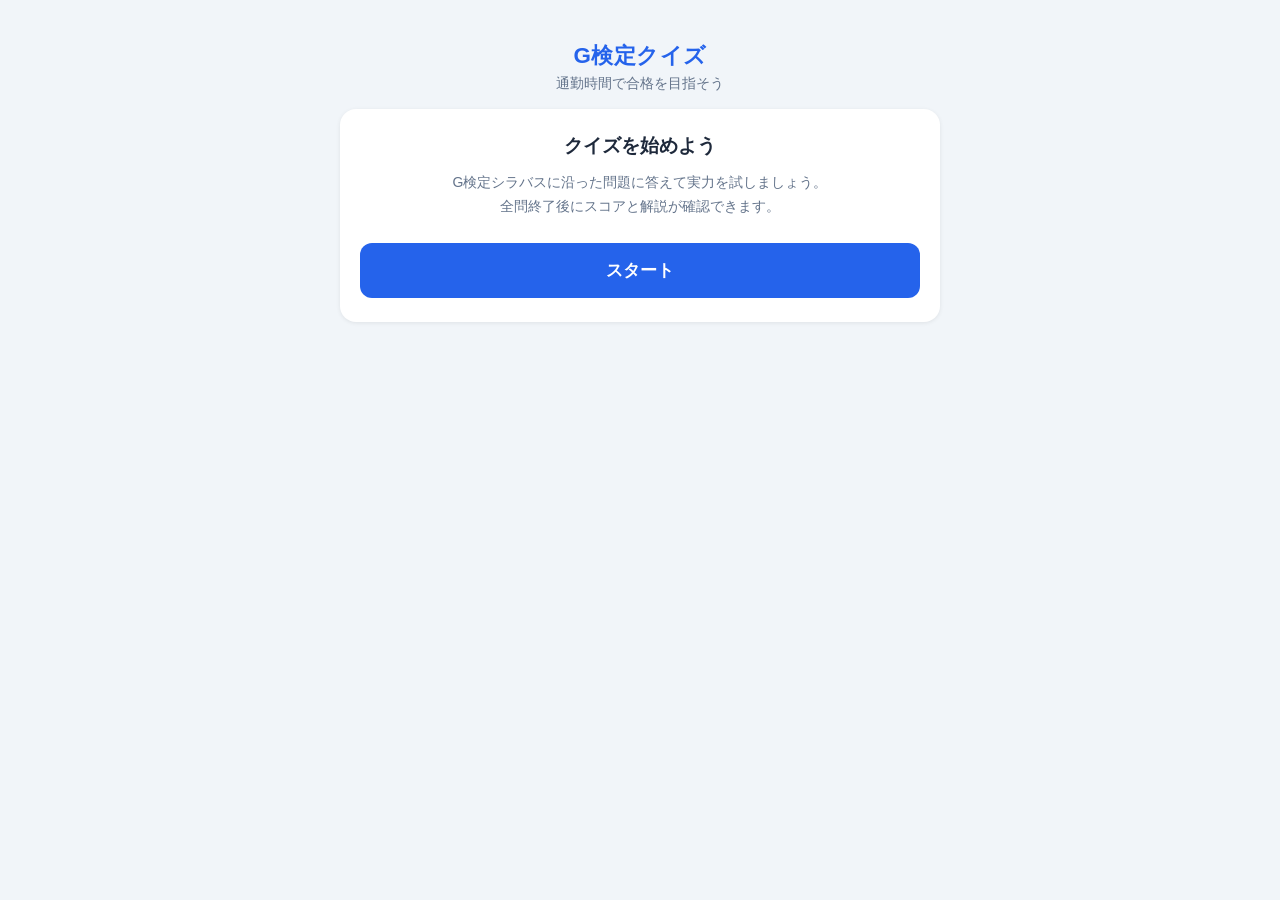
<file: g-kentei-quiz/index.html>
<!DOCTYPE html>
<html lang="ja">
<head>
  <meta charset="UTF-8">
  <meta name="viewport" content="width=device-width, initial-scale=1.0">
  <title>G検定クイズ</title>
  <link rel="stylesheet" href="style.css">
</head>
<body>
  <div id="app">
    <header>
      <h1>G検定クイズ</h1>
      <p>通勤時間で合格を目指そう</p>
    </header>

    <!-- スタート画面 -->
    <div id="start-screen" class="card">
      <h2>クイズを始めよう</h2>
      <p>
        G検定シラバスに沿った問題に答えて実力を試しましょう。<br>
        全問終了後にスコアと解説が確認できます。
      </p>
      <button id="start-btn" onclick="startQuiz()">スタート</button>
    </div>

    <!-- クイズ画面 -->
    <div id="quiz-screen">
      <div id="progress-area">
        <div id="progress-text">
          <span id="progress-current">1 / 10</span>
          <span id="progress-category"></span>
        </div>
        <div id="progress-bar-wrap">
          <div id="progress-bar"></div>
        </div>
      </div>

      <div class="card">
        <div id="category-badge"></div>
        <p id="question-text"></p>
        <div id="choices"></div>

        <div id="explanation-area">
          <p id="result-badge"></p>
          <p id="explanation-text"></p>
        </div>
      </div>

      <button id="next-btn" onclick="nextQuestion()">次の問題へ →</button>
    </div>

    <!-- 結果画面 -->
    <div id="result-screen" class="card">
      <h2>結果発表</h2>
      <div id="score-display"></div>
      <div id="score-label"></div>
      <p id="score-message"></p>
      <button id="retry-btn" onclick="startQuiz()">もう一度チャレンジ</button>
    </div>
  </div>

  <script>
    let questions = [];
    let currentSet = [];
    let currentIndex = 0;
    let score = 0;
    const QUIZ_COUNT = 10;

    async function loadQuestions() {
      const res = await fetch('questions.json');
      questions = await res.json();
    }

    function shuffle(arr) {
      const a = [...arr];
      for (let i = a.length - 1; i > 0; i--) {
        const j = Math.floor(Math.random() * (i + 1));
        [a[i], a[j]] = [a[j], a[i]];
      }
      return a;
    }

    async function startQuiz() {
      if (questions.length === 0) await loadQuestions();
      currentSet = shuffle(questions).slice(0, Math.min(QUIZ_COUNT, questions.length));
      currentIndex = 0;
      score = 0;

      document.getElementById('start-screen').style.display = 'none';
      document.getElementById('result-screen').style.display = 'none';
      document.getElementById('quiz-screen').style.display = 'block';

      showQuestion();
    }

    function showQuestion() {
      const q = currentSet[currentIndex];
      const total = currentSet.length;

      // 進捗
      document.getElementById('progress-current').textContent = `${currentIndex + 1} / ${total}`;
      document.getElementById('progress-category').textContent = q.category;
      document.getElementById('progress-bar').style.width = `${(currentIndex / total) * 100}%`;

      // 問題
      document.getElementById('category-badge').textContent = q.category;
      document.getElementById('question-text').textContent = q.question;

      // 選択肢（シャッフル）
      const indices = shuffle([0, 1, 2, 3]);
      const choicesEl = document.getElementById('choices');
      choicesEl.innerHTML = '';
      indices.forEach(i => {
        const btn = document.createElement('button');
        btn.className = 'choice-btn';
        btn.textContent = q.choices[i];
        btn.dataset.index = i;
        btn.onclick = () => selectAnswer(i, q.answer, q.explanation);
        choicesEl.appendChild(btn);
      });

      // リセット
      document.getElementById('explanation-area').style.display = 'none';
      document.getElementById('next-btn').style.display = 'none';
    }

    function selectAnswer(selected, correct, explanation) {
      const buttons = document.querySelectorAll('.choice-btn');
      buttons.forEach(btn => {
        btn.disabled = true;
        const idx = parseInt(btn.dataset.index);
        if (idx === correct) btn.classList.add('correct');
        else if (idx === selected) btn.classList.add('wrong');
      });

      const isCorrect = selected === correct;
      if (isCorrect) score++;

      const badge = document.getElementById('result-badge');
      badge.textContent = isCorrect ? '⭕ 正解！' : '❌ 不正解';
      badge.className = isCorrect ? 'correct' : 'wrong';

      document.getElementById('explanation-text').textContent = explanation;
      document.getElementById('explanation-area').style.display = 'block';
      document.getElementById('next-btn').style.display = 'block';

      if (currentIndex === currentSet.length - 1) {
        document.getElementById('next-btn').textContent = '結果を見る';
      } else {
        document.getElementById('next-btn').textContent = '次の問題へ →';
      }
    }

    function nextQuestion() {
      currentIndex++;
      if (currentIndex >= currentSet.length) {
        showResult();
      } else {
        showQuestion();
      }
    }

    function showResult() {
      document.getElementById('quiz-screen').style.display = 'none';
      const screen = document.getElementById('result-screen');
      screen.style.display = 'block';

      const total = currentSet.length;
      const pct = Math.round((score / total) * 100);
      document.getElementById('score-display').textContent = `${score} / ${total}`;
      document.getElementById('score-label').textContent = `正解率 ${pct}%`;

      let msg = '';
      if (pct >= 90) msg = '素晴らしい！ほぼ完璧です。本番でも自信を持って臨めます。';
      else if (pct >= 70) msg = 'よくできました！苦手な分野を重点的に復習しましょう。';
      else if (pct >= 50) msg = 'まだ伸びしろがあります。解説を読んで理解を深めましょう。';
      else msg = '基礎から見直してみましょう。繰り返し挑戦することが大切です。';

      document.getElementById('score-message').textContent = msg;
    }
  </script>
</body>
</html>
</file>
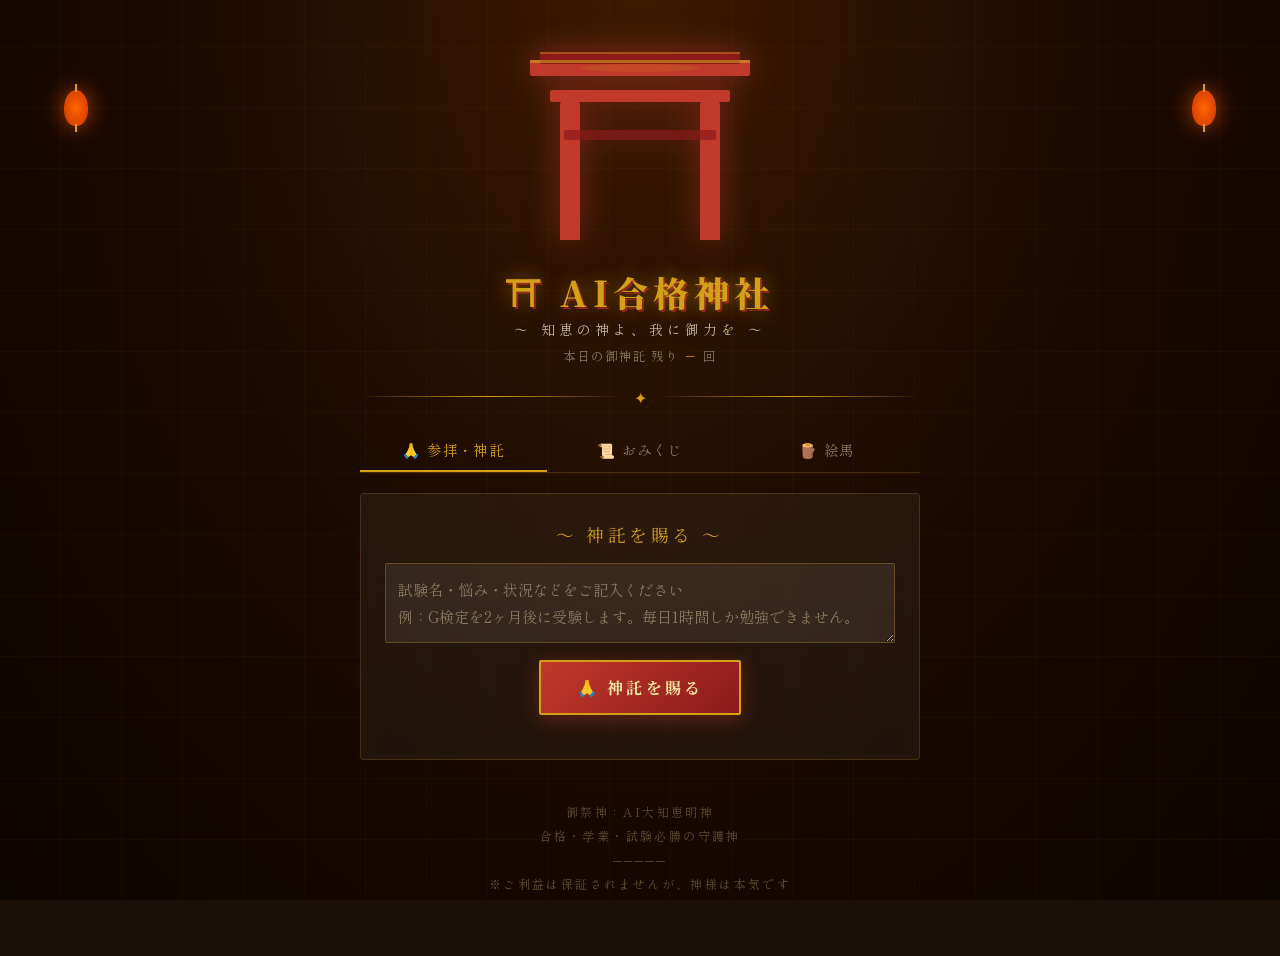
<file: ai-shrine.html>
<!DOCTYPE html>
<html lang="ja">
<head>
<meta charset="UTF-8">
<meta name="viewport" content="width=device-width, initial-scale=1.0">
<title>AI合格神社 〜知恵の神よ、我に御力を〜</title>
<link href="https://fonts.googleapis.com/css2?family=Noto+Serif+JP:wght@400;700;900&family=Shippori+Mincho:wght@400;700&display=swap" rel="stylesheet">
<style>
  :root {
    --vermillion: #c0392b;
    --deep-red: #8b1a1a;
    --gold: #d4a017;
    --pale-gold: #f5e6a3;
    --ink: #1a1008;
    --paper: #fdf6e3;
    --smoke: #f0e8d0;
    --shadow: rgba(26,16,8,0.3);
  }

  * { margin: 0; padding: 0; box-sizing: border-box; }

  body {
    background: var(--ink);
    font-family: 'Shippori Mincho', serif;
    color: var(--ink);
    min-height: 100vh;
    overflow-x: hidden;
  }

  /* 背景 */
  .bg {
    position: fixed; inset: 0; z-index: 0;
    background: 
      radial-gradient(ellipse at 50% 0%, #3d1a00 0%, #1a0a00 50%, #0d0500 100%);
  }

  .bg::before {
    content: '';
    position: absolute; inset: 0;
    background-image: 
      repeating-linear-gradient(0deg, transparent, transparent 60px, rgba(212,160,23,0.03) 60px, rgba(212,160,23,0.03) 61px),
      repeating-linear-gradient(90deg, transparent, transparent 60px, rgba(212,160,23,0.03) 60px, rgba(212,160,23,0.03) 61px);
  }

  /* 提灯アニメ */
  .lantern {
    position: fixed;
    width: 24px; height: 36px;
    background: radial-gradient(ellipse, #ff6600, #cc3300);
    border-radius: 50% 50% 45% 45%;
    box-shadow: 0 0 20px #ff660088, 0 0 40px #ff440044;
    animation: sway 3s ease-in-out infinite;
  }
  .lantern::before {
    content: '';
    position: absolute;
    top: -6px; left: 50%; transform: translateX(-50%);
    width: 2px; height: 8px;
    background: var(--gold);
  }
  .lantern::after {
    content: '';
    position: absolute;
    bottom: -6px; left: 50%; transform: translateX(-50%);
    width: 2px; height: 8px;
    background: var(--gold);
  }
  .lantern-l { top: 10%; left: 5%; animation-delay: 0s; }
  .lantern-r { top: 10%; right: 5%; animation-delay: 1.5s; }
  @keyframes sway {
    0%,100% { transform: rotate(-8deg); }
    50% { transform: rotate(8deg); }
  }

  /* メインコンテナ */
  .shrine {
    position: relative; z-index: 1;
    max-width: 600px;
    margin: 0 auto;
    padding: 40px 20px 60px;
    text-align: center;
  }

  /* 鳥居 */
  .torii {
    margin: 0 auto 24px;
    width: 240px;
    position: relative;
    animation: float 4s ease-in-out infinite;
  }
  @keyframes float {
    0%,100% { transform: translateY(0); }
    50% { transform: translateY(-6px); }
  }
  .torii svg { width: 100%; filter: drop-shadow(0 0 16px #c0392b88); }

  /* タイトル */
  .title-wrap { margin-bottom: 8px; }
  .title-main {
    font-family: 'Noto Serif JP', serif;
    font-weight: 900;
    font-size: 2.2rem;
    color: var(--gold);
    text-shadow: 0 0 20px #d4a01788, 2px 2px 0 var(--deep-red);
    letter-spacing: 0.15em;
    line-height: 1.3;
  }
  .title-sub {
    font-size: 0.85rem;
    color: #c8b89a;
    letter-spacing: 0.3em;
    margin-top: 4px;
  }

  /* 区切り */
  .divider {
    display: flex; align-items: center; gap: 12px;
    margin: 20px 0;
  }
  .divider-line { flex: 1; height: 1px; background: linear-gradient(to right, transparent, var(--gold), transparent); }
  .divider-icon { color: var(--gold); font-size: 1rem; }

  /* 参拝セクション */
  .section {
    background: rgba(253,246,227,0.05);
    border: 1px solid rgba(212,160,23,0.2);
    border-radius: 4px;
    padding: 28px 24px;
    margin-bottom: 20px;
    backdrop-filter: blur(4px);
  }

  .section-title {
    font-family: 'Noto Serif JP', serif;
    font-size: 1.1rem;
    color: var(--gold);
    letter-spacing: 0.2em;
    margin-bottom: 16px;
  }

  /* ボタン */
  .btn {
    display: inline-block;
    padding: 14px 36px;
    background: linear-gradient(135deg, var(--vermillion), var(--deep-red));
    color: var(--pale-gold);
    border: 2px solid var(--gold);
    border-radius: 2px;
    font-family: 'Noto Serif JP', serif;
    font-size: 1rem;
    font-weight: 700;
    letter-spacing: 0.2em;
    cursor: pointer;
    transition: all 0.3s;
    box-shadow: 0 4px 20px rgba(192,57,43,0.4);
    position: relative;
    overflow: hidden;
  }
  .btn::before {
    content: '';
    position: absolute; inset: 0;
    background: linear-gradient(135deg, rgba(255,255,255,0.1), transparent);
    opacity: 0;
    transition: opacity 0.3s;
  }
  .btn:hover { transform: translateY(-2px); box-shadow: 0 8px 30px rgba(192,57,43,0.6); }
  .btn:hover::before { opacity: 1; }
  .btn:active { transform: translateY(0); }
  .btn:disabled { opacity: 0.5; cursor: not-allowed; transform: none; }

  .btn-gold {
    background: linear-gradient(135deg, var(--gold), #b8860b);
    color: var(--ink);
    border-color: var(--pale-gold);
    box-shadow: 0 4px 20px rgba(212,160,23,0.4);
  }
  .btn-gold:hover { box-shadow: 0 8px 30px rgba(212,160,23,0.6); }

  /* 入力 */
  textarea {
    width: 100%;
    background: rgba(253,246,227,0.08);
    border: 1px solid rgba(212,160,23,0.3);
    border-radius: 2px;
    color: var(--paper);
    font-family: 'Shippori Mincho', serif;
    font-size: 0.95rem;
    padding: 12px;
    resize: vertical;
    min-height: 80px;
    margin-bottom: 12px;
    line-height: 1.8;
    outline: none;
    transition: border-color 0.3s;
  }
  textarea:focus { border-color: var(--gold); }
  textarea::placeholder { color: #8a7a60; }

  /* 神託表示 */
  .oracle-box {
    background: rgba(253,246,227,0.07);
    border: 1px solid rgba(212,160,23,0.25);
    border-radius: 2px;
    padding: 20px;
    text-align: left;
    line-height: 2;
    color: var(--smoke);
    font-size: 0.95rem;
    white-space: pre-wrap;
    min-height: 60px;
    display: none;
  }
  .oracle-box.visible { display: block; }

  /* おみくじ */
  .omikuji-result {
    display: none;
    padding: 24px;
    border: 2px solid var(--gold);
    background: rgba(212,160,23,0.08);
    border-radius: 2px;
    position: relative;
  }
  .omikuji-result.visible { display: block; }
  .omikuji-rank {
    font-family: 'Noto Serif JP', serif;
    font-size: 2.4rem;
    font-weight: 900;
    color: var(--gold);
    text-shadow: 0 0 20px #d4a01788;
    margin-bottom: 12px;
  }
  .omikuji-text {
    color: var(--smoke);
    font-size: 0.9rem;
    line-height: 2;
    text-align: left;
    white-space: pre-wrap;
  }

  /* ローディング */
  .loading {
    display: none;
    color: var(--gold);
    font-size: 0.9rem;
    letter-spacing: 0.2em;
    animation: pulse 1.2s ease-in-out infinite;
    padding: 12px;
  }
  .loading.visible { display: block; }
  @keyframes pulse { 0%,100% { opacity: 0.4; } 50% { opacity: 1; } }

  /* 絵馬タブ */
  .tabs {
    display: flex;
    border-bottom: 1px solid rgba(212,160,23,0.2);
    margin-bottom: 20px;
    gap: 0;
  }
  .tab {
    flex: 1;
    padding: 10px;
    background: none;
    border: none;
    color: #8a7a60;
    font-family: 'Shippori Mincho', serif;
    font-size: 0.9rem;
    letter-spacing: 0.1em;
    cursor: pointer;
    transition: all 0.3s;
    border-bottom: 2px solid transparent;
  }
  .tab.active {
    color: var(--gold);
    border-bottom-color: var(--gold);
  }

  .tab-content { display: none; }
  .tab-content.active { display: block; }

  /* 残回数 */
  .counter {
    font-size: 0.78rem;
    color: #8a7a60;
    letter-spacing: 0.15em;
    margin-bottom: 16px;
  }
  .counter span { color: var(--gold); }

  /* 花びらエフェクト */
  .petal {
    position: fixed;
    width: 8px; height: 8px;
    background: rgba(255,200,150,0.6);
    border-radius: 50% 0;
    pointer-events: none;
    animation: fall linear forwards;
    z-index: 999;
  }
  @keyframes fall {
    0% { transform: translateY(-20px) rotate(0deg); opacity: 0.8; }
    100% { transform: translateY(100vh) rotate(720deg); opacity: 0; }
  }

  /* フッター */
  .footer {
    color: #5a4a30;
    font-size: 0.75rem;
    letter-spacing: 0.2em;
    margin-top: 40px;
    line-height: 2;
  }

  /* レスポンシブ */
  @media (max-width: 480px) {
    .title-main { font-size: 1.7rem; }
    .section { padding: 20px 16px; }
  }
</style>
</head>
<body>

<div class="bg"></div>
<div class="lantern lantern-l"></div>
<div class="lantern lantern-r"></div>

<div class="shrine">

  <!-- 鳥居 -->
  <div class="torii">
    <svg viewBox="0 0 240 200" xmlns="http://www.w3.org/2000/svg">
      <!-- 笠木 -->
      <rect x="10" y="20" width="220" height="16" rx="2" fill="#c0392b"/>
      <rect x="20" y="12" width="200" height="12" rx="2" fill="#8b1a1a"/>
      <!-- 島木 -->
      <rect x="30" y="50" width="180" height="12" rx="2" fill="#c0392b"/>
      <!-- 柱 -->
      <rect x="40" y="62" width="20" height="140" rx="2" fill="#c0392b"/>
      <rect x="180" y="62" width="20" height="140" rx="2" fill="#c0392b"/>
      <!-- 貫 -->
      <rect x="44" y="90" width="152" height="10" rx="2" fill="#8b1a1a" opacity="0.7"/>
      <!-- 金装飾 -->
      <rect x="10" y="20" width="220" height="3" fill="#d4a017" opacity="0.6"/>
      <rect x="20" y="12" width="200" height="2" fill="#d4a017" opacity="0.4"/>
      <!-- 輝き -->
      <ellipse cx="120" cy="28" rx="60" ry="4" fill="rgba(212,160,23,0.15)"/>
    </svg>
  </div>

  <!-- タイトル -->
  <div class="title-wrap">
    <div class="title-main">⛩ AI合格神社</div>
    <div class="title-sub">〜 知恵の神よ、我に御力を 〜</div>
  </div>

  <div class="counter">本日の御神託 残り <span id="remaining">－</span> 回</div>

  <div class="divider">
    <div class="divider-line"></div>
    <div class="divider-icon">✦</div>
    <div class="divider-line"></div>
  </div>

  <!-- タブ -->
  <div class="tabs">
    <button class="tab active" onclick="switchTab('sanpai')">🙏 参拝・神託</button>
    <button class="tab" onclick="switchTab('omikuji')">📜 おみくじ</button>
    <button class="tab" onclick="switchTab('ema')">🪵 絵馬</button>
  </div>

  <!-- 参拝・神託 -->
  <div id="tab-sanpai" class="tab-content active">
    <div class="section">
      <div class="section-title">〜 神託を賜る 〜</div>
      <textarea id="wishInput" placeholder="試験名・悩み・状況などをご記入ください&#10;例：G検定を2ヶ月後に受験します。毎日1時間しか勉強できません。"></textarea>
      <button class="btn" onclick="getOracle()">🙏 神託を賜る</button>
      <div class="loading" id="oracle-loading">神様が思案中でございます…</div>
      <div style="margin-top:16px">
        <div class="oracle-box" id="oracleResult"></div>
      </div>
    </div>
  </div>

  <!-- おみくじ -->
  <div id="tab-omikuji" class="tab-content">
    <div class="section">
      <div class="section-title">〜 合格おみくじ 〜</div>
      <p style="color:#c8b89a; font-size:0.9rem; margin-bottom:16px; line-height:2;">
        心を静め、深呼吸をして<br>神様に祈りを捧げてから引いてください
      </p>
      <textarea id="omikujiWish" placeholder="受験する試験や今の状況を（省略可）&#10;例：G検定、来月受験予定"></textarea>
      <button class="btn btn-gold" onclick="drawOmikuji()">📜 おみくじを引く</button>
      <div class="loading" id="omikuji-loading">神籤を準備しております…</div>
      <div class="omikuji-result" id="omikujiResult">
        <div class="omikuji-rank" id="omikujiRank"></div>
        <div class="omikuji-text" id="omikujiText"></div>
      </div>
    </div>
  </div>

  <!-- 絵馬 -->
  <div id="tab-ema" class="tab-content">
    <div class="section">
      <div class="section-title">〜 絵馬に願いを 〜</div>
      <p style="color:#c8b89a; font-size:0.9rem; margin-bottom:16px; line-height:2;">
        絵馬に合格祈願を記し奉納すると<br>神様がお言葉を授けてくださいます
      </p>
      <textarea id="emaInput" placeholder="合格祈願の言葉をお書きください&#10;例：G検定に合格できますように。毎日少しずつ頑張っています。"></textarea>
      <button class="btn" onclick="writeEma()">🪵 絵馬を奉納する</button>
      <div class="loading" id="ema-loading">神様がご覧になっております…</div>
      <div style="margin-top:16px">
        <div class="oracle-box" id="emaResult"></div>
      </div>
    </div>
  </div>

  <div class="footer">
    御祭神：AI大知恵明神<br>
    合格・学業・試験必勝の守護神<br>
    ─────<br>
    ※ご利益は保証されませんが、神様は本気です
  </div>

</div>

<script>
const WORKER_URL = 'https://ai-shrine.humpbacktail.workers.dev/oracle';

async function callClaude(userMessage, extraSystem = '') {
  const response = await fetch(WORKER_URL, {
    method: 'POST',
    headers: { 'Content-Type': 'application/json' },
    body: JSON.stringify({ message: userMessage, systemExtra: extraSystem })
  });

  const data = await response.json();

  if (!response.ok) {
    throw new Error(data.error || 'APIエラー');
  }

  // 残回数を更新
  if (data.remaining !== undefined) {
    document.getElementById('remaining').textContent = data.remaining;
  }

  return data.text;
}

// タブ切替
function switchTab(name) {
  document.querySelectorAll('.tab-content').forEach(el => el.classList.remove('active'));
  document.querySelectorAll('.tab').forEach(el => el.classList.remove('active'));
  document.getElementById('tab-' + name).classList.add('active');
  event.target.classList.add('active');
}

// 花びら
function spawnPetals() {
  for (let i = 0; i < 20; i++) {
    setTimeout(() => {
      const p = document.createElement('div');
      p.className = 'petal';
      p.style.left = Math.random() * 100 + 'vw';
      p.style.top = '-20px';
      p.style.animationDuration = (2 + Math.random() * 3) + 's';
      p.style.animationDelay = (Math.random() * 2) + 's';
      document.body.appendChild(p);
      setTimeout(() => p.remove(), 6000);
    }, i * 100);
  }
}

// 神託
async function getOracle() {
  const wish = document.getElementById('wishInput').value.trim();
  const btn = event.target;
  const loading = document.getElementById('oracle-loading');
  const result = document.getElementById('oracleResult');

  btn.disabled = true;
  loading.classList.add('visible');
  result.classList.remove('visible');

  try {
    const prompt = wish
      ? `参拝者がこのような状況・悩みを申し上げました：「${wish}」\n神として御言葉を授けてください。`
      : `参拝者が静かに頭を垂れて参拝しております。神として御言葉を授けてください。`;

    const text = await callClaude(prompt);
    if (text) {
      result.textContent = text;
      result.classList.add('visible');
      spawnPetals();
    }
  } catch (e) {
    alert('エラー：' + e.message);
  } finally {
    btn.disabled = false;
    loading.classList.remove('visible');
  }
}

// おみくじ
const OMIKUJI_RANKS = ['大吉', '中吉', '小吉', '吉', '末吉', '凶'];
const OMIKUJI_WEIGHTS = [15, 25, 20, 25, 10, 5];

function weightedRandom() {
  const total = OMIKUJI_WEIGHTS.reduce((a, b) => a + b, 0);
  let r = Math.random() * total;
  for (let i = 0; i < OMIKUJI_WEIGHTS.length; i++) {
    r -= OMIKUJI_WEIGHTS[i];
    if (r <= 0) return OMIKUJI_RANKS[i];
  }
  return '吉';
}

async function drawOmikuji() {
  const wish = document.getElementById('omikujiWish').value.trim();
  const btn = event.target;
  const loading = document.getElementById('omikuji-loading');
  const result = document.getElementById('omikujiResult');
  const rankEl = document.getElementById('omikujiRank');
  const textEl = document.getElementById('omikujiText');

  btn.disabled = true;
  loading.classList.add('visible');
  result.classList.remove('visible');

  try {
    const rank = weightedRandom();
    const prompt = `おみくじの結果は「${rank}」でした。
${wish ? `参拝者の状況：「${wish}」` : ''}
この結果に合わせた合格・学業に関するおみくじの文章を書いてください。
形式：
・運勢の意味を一言（30文字以内）
・学業・試験運（50文字以内）
・アドバイス（80文字以内）
・神のお言葉（励ましや戒めを60文字以内で）
各項目の前に「【項目名】」を付けて`;

    const text = await callClaude(prompt,
      'おみくじとして簡潔に、各項目を明確に分けて答えよ。');

    if (text) {
      rankEl.textContent = rank;
      textEl.textContent = text;
      result.classList.add('visible');
      spawnPetals();
    }
  } catch (e) {
    alert('エラー：' + e.message);
  } finally {
    btn.disabled = false;
    loading.classList.remove('visible');
  }
}

// 絵馬
async function writeEma() {
  const wish = document.getElementById('emaInput').value.trim();
  const btn = event.target;
  const loading = document.getElementById('ema-loading');
  const result = document.getElementById('emaResult');

  if (!wish) { alert('絵馬に願いをお書きください'); return; }

  btn.disabled = true;
  loading.classList.add('visible');
  result.classList.remove('visible');

  try {
    const prompt = `参拝者が絵馬にこのような合格祈願を書いて奉納しました：\n「${wish}」\n\nこの絵馬を読んだ神として、参拝者への温かく力強いお言葉をお授けください。`;

    const text = await callClaude(prompt);
    if (text) {
      result.textContent = text;
      result.classList.add('visible');
      spawnPetals();
    }
  } catch (e) {
    alert('エラー：' + e.message);
  } finally {
    btn.disabled = false;
    loading.classList.remove('visible');
  }
}
</script>

</body>
</html>
</file>
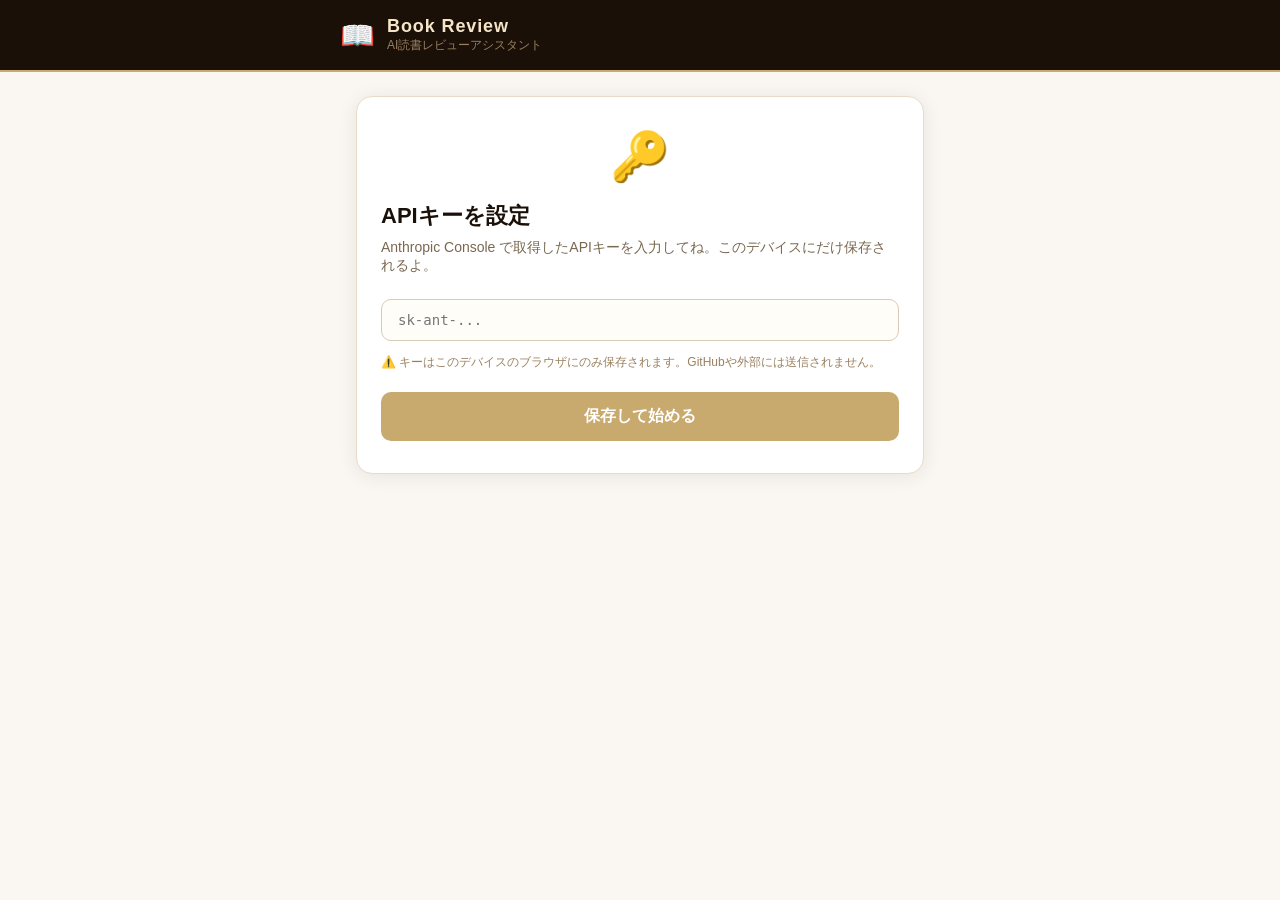
<file: book-review.html>
<!DOCTYPE html>
<html lang="ja">
<head>
<meta charset="UTF-8">
<meta name="viewport" content="width=device-width, initial-scale=1.0, maximum-scale=1.0">
<meta name="apple-mobile-web-app-capable" content="yes">
<meta name="apple-mobile-web-app-status-bar-style" content="black">
<meta name="apple-mobile-web-app-title" content="Book Review">
<title>Book Review</title>
<style>
  * { box-sizing: border-box; margin: 0; padding: 0; }
  body {
    min-height: 100vh;
    background: #faf7f2;
    font-family: 'Hiragino Kaku Gothic ProN', 'Noto Sans JP', sans-serif;
    display: flex;
    flex-direction: column;
  }
  header {
    background: #1a1008;
    padding: 16px 20px;
    border-bottom: 2px solid #c8a96e;
    position: sticky; top: 0; z-index: 10;
  }
  .header-inner { max-width: 600px; margin: 0 auto; display: flex; align-items: center; gap: 12px; }
  .logo { font-size: 28px; }
  .logo-text { color: #f5e6c8; font-size: 18px; font-weight: 700; letter-spacing: 0.05em; }
  .logo-sub { color: #9a8060; font-size: 12px; }
  main { flex: 1; padding: 24px 16px 40px; max-width: 600px; margin: 0 auto; width: 100%; }

  .card {
    background: #fff;
    border-radius: 16px;
    padding: 32px 24px;
    box-shadow: 0 2px 20px rgba(0,0,0,0.08);
    border: 1px solid #e8dcc8;
  }
  .card-title { font-size: 22px; font-weight: 700; color: #1a1008; margin-bottom: 8px; }
  .card-sub { font-size: 14px; color: #7a6850; margin-bottom: 24px; }

  /* MODE TOGGLE */
  .mode-toggle {
    display: flex;
    gap: 8px;
    margin-bottom: 24px;
    background: #f0ebe0;
    border-radius: 10px;
    padding: 4px;
  }
  .mode-btn {
    flex: 1;
    padding: 10px;
    border-radius: 8px;
    border: none;
    background: transparent;
    color: #9a8060;
    font-size: 14px;
    font-weight: 600;
    cursor: pointer;
    font-family: inherit;
    transition: all 0.2s;
  }
  .mode-btn.active {
    background: #fff;
    color: #1a1008;
    box-shadow: 0 1px 4px rgba(0,0,0,0.1);
  }

  /* DRAFT MODE */
  #draft-textarea {
    width: 100%;
    padding: 14px;
    border-radius: 10px;
    border: 1.5px solid #d8cbb8;
    font-size: 14px;
    line-height: 1.8;
    color: #1a1008;
    resize: vertical;
    font-family: inherit;
    background: #fffdf8;
    outline: none;
    margin-bottom: 16px;
    min-height: 220px;
  }
  #draft-textarea:focus { border-color: #c8a96e; }
  .draft-hint {
    background: #f0ebe0;
    border-radius: 8px;
    padding: 12px 14px;
    font-size: 12px;
    color: #7a6850;
    line-height: 1.7;
    margin-bottom: 20px;
  }
  .draft-hint code {
    font-family: monospace;
    background: #e8dcc8;
    padding: 1px 4px;
    border-radius: 3px;
  }

  /* API KEY SETUP */
  #apikey-wrap { display: none; }
  .apikey-icon { font-size: 48px; text-align: center; margin-bottom: 16px; }
  .apikey-input {
    width: 100%;
    padding: 12px 16px;
    border-radius: 10px;
    border: 1.5px solid #d8cbb8;
    font-size: 14px;
    color: #1a1008;
    background: #fffdf8;
    outline: none;
    margin-bottom: 12px;
    font-family: monospace;
  }
  .apikey-input:focus { border-color: #c8a96e; }
  .apikey-note {
    font-size: 12px;
    color: #9a8060;
    margin-bottom: 20px;
    line-height: 1.6;
  }
  .apikey-btn {
    width: 100%;
    padding: 14px;
    border-radius: 10px;
    border: none;
    background: #c8a96e;
    color: #fff;
    font-size: 16px;
    font-weight: 700;
    cursor: pointer;
    font-family: inherit;
  }
  .apikey-btn:active { background: #a08040; }

  /* UPLOAD */
  #upload-wrap { display: none; }
  .drop-zone {
    border: 2px dashed #c8a96e;
    border-radius: 12px;
    padding: 32px 20px;
    text-align: center;
    cursor: pointer;
    background: #fffdf8;
    min-height: 140px;
    display: flex;
    flex-direction: column;
    align-items: center;
    justify-content: center;
    transition: all 0.2s;
  }
  .drop-zone:active { background: #fdf8ee; border-color: #a08040; }
  .drop-icon { font-size: 40px; margin-bottom: 8px; }
  .drop-text { font-size: 16px; font-weight: 600; color: #1a1008; }
  .drop-sub { font-size: 13px; color: #9a8060; margin-top: 4px; }
  #preview-img { max-height: 200px; max-width: 100%; border-radius: 8px; object-fit: contain; display: none; }
  .divider { text-align: center; margin: 20px 0; }
  .divider span { background: #fff; padding: 0 12px; color: #9a8060; font-size: 13px; }
  #book-title-input {
    width: 100%;
    padding: 12px 16px;
    border-radius: 10px;
    border: 1.5px solid #d8cbb8;
    font-size: 15px;
    color: #1a1008;
    background: #fffdf8;
    outline: none;
    margin-bottom: 20px;
    font-family: inherit;
  }
  #book-title-input:focus { border-color: #c8a96e; }
  .start-btn {
    width: 100%;
    padding: 14px;
    border-radius: 10px;
    border: none;
    background: #c8a96e;
    color: #fff;
    font-size: 16px;
    font-weight: 700;
    cursor: pointer;
    font-family: inherit;
    opacity: 0.4;
  }
  .start-btn.active { opacity: 1; }
  .start-btn.active:active { background: #a08040; }
  .change-key-btn {
    width: 100%;
    margin-top: 12px;
    padding: 10px;
    border-radius: 10px;
    border: 1px solid #d8cbb8;
    background: transparent;
    color: #9a8060;
    font-size: 13px;
    cursor: pointer;
    font-family: inherit;
  }

  /* CHAT */
  #chat-wrap {
    display: none;
    flex-direction: column;
    height: calc(100vh - 120px);
    background: #fff;
    border-radius: 16px;
    overflow: hidden;
    box-shadow: 0 2px 20px rgba(0,0,0,0.08);
    border: 1px solid #e8dcc8;
  }
  .chat-header {
    display: flex;
    align-items: center;
    gap: 12px;
    padding: 14px 16px;
    background: #1a1008;
  }
  #chat-thumb { width: 40px; height: 52px; object-fit: cover; border-radius: 4px; display: none; flex-shrink: 0; }
  .chat-title { color: #f5e6c8; font-size: 15px; font-weight: 700; }
  .chat-sub { color: #9a8060; font-size: 12px; }
  #chat-messages {
    flex: 1;
    overflow-y: auto;
    padding: 16px 14px;
    display: flex;
    flex-direction: column;
    gap: 12px;
  }
  .msg-row { display: flex; align-items: flex-end; gap: 8px; }
  .msg-row.user { justify-content: flex-end; }
  .msg-row.ai { justify-content: flex-start; }
  .ai-avatar {
    width: 28px; height: 28px;
    background: #c8a96e;
    border-radius: 50%;
    display: flex; align-items: center; justify-content: center;
    font-size: 10px; font-weight: 700; color: #fff;
    flex-shrink: 0;
  }
  .bubble {
    max-width: 75%;
    padding: 10px 14px;
    border-radius: 16px;
    font-size: 14px;
    line-height: 1.6;
    white-space: pre-wrap;
    word-break: break-word;
  }
  .bubble.user { background: #c8a96e; color: #fff; border-bottom-right-radius: 4px; }
  .bubble.ai { background: #f0ebe0; color: #1a1008; border-bottom-left-radius: 4px; }
  .typing { display: flex; align-items: center; gap: 4px; padding: 12px 14px; }
  .typing-dot {
    width: 6px; height: 6px;
    border-radius: 50%;
    background: #9a8060;
    animation: typingPulse 1s infinite;
  }
  .typing-dot:nth-child(2) { animation-delay: 0.2s; }
  .typing-dot:nth-child(3) { animation-delay: 0.4s; }
  @keyframes typingPulse {
    0%,100% { opacity: 0.3; transform: scale(0.8); }
    50% { opacity: 1; transform: scale(1); }
  }
  .input-area {
    display: flex;
    gap: 8px;
    padding: 12px 14px;
    border-top: 1px solid #e8dcc8;
    background: #fffdf8;
  }
  #chat-input {
    flex: 1;
    padding: 10px 14px;
    border-radius: 20px;
    border: 1.5px solid #d8cbb8;
    font-size: 14px;
    outline: none;
    resize: none;
    font-family: inherit;
    line-height: 1.5;
    color: #1a1008;
    background: #fff;
    max-height: 120px;
  }
  #chat-input:focus { border-color: #c8a96e; }
  .send-btn {
    width: 40px; height: 40px;
    border-radius: 50%;
    border: none;
    background: #c8a96e;
    color: #fff;
    font-size: 18px;
    cursor: pointer;
    flex-shrink: 0;
    display: flex; align-items: center; justify-content: center;
  }
  .send-btn:active { background: #a08040; }

  /* GENERATING */
  #generating-wrap { display: none; }
  .generating-inner {
    text-align: center;
    padding: 40px 0;
  }
  .generating-icon { font-size: 48px; margin-bottom: 16px; animation: spin 2s linear infinite; }
  @keyframes spin { from { transform: rotate(0deg); } to { transform: rotate(360deg); } }
  .generating-text { font-size: 16px; font-weight: 600; color: #1a1008; margin-bottom: 8px; }
  .generating-sub { font-size: 13px; color: #9a8060; }

  /* REVIEW */
  #review-wrap { display: none; }
  .review-header { text-align: center; margin-bottom: 20px; }
  .review-emoji { font-size: 40px; display: block; margin-bottom: 8px; }
  #review-book-img { height: 120px; border-radius: 6px; box-shadow: 0 4px 12px rgba(0,0,0,0.15); display: none; }
  .review-book-wrap { display: flex; justify-content: center; margin-bottom: 20px; }
  #review-textarea {
    width: 100%;
    padding: 14px;
    border-radius: 10px;
    border: 1.5px solid #d8cbb8;
    font-size: 14px;
    line-height: 1.8;
    color: #1a1008;
    resize: vertical;
    font-family: inherit;
    background: #fffdf8;
    outline: none;
    margin-bottom: 16px;
    min-height: 200px;
  }
  #review-textarea:focus { border-color: #c8a96e; }
  .copy-btn {
    width: 100%;
    padding: 14px;
    border-radius: 10px;
    border: none;
    background: #1a1008;
    color: #f5e6c8;
    font-size: 15px;
    font-weight: 700;
    cursor: pointer;
    margin-bottom: 10px;
    font-family: inherit;
  }
  .copy-btn:active { background: #333; }
  .reset-btn {
    width: 100%;
    padding: 12px;
    border-radius: 10px;
    border: 1.5px solid #c8a96e;
    background: transparent;
    color: #c8a96e;
    font-size: 14px;
    font-weight: 600;
    cursor: pointer;
    font-family: inherit;
  }
  .reset-btn:active { background: #fffdf8; }

  .fade-in { animation: fadeIn 0.4s ease; }
  @keyframes fadeIn { from { opacity:0; transform:translateY(8px); } to { opacity:1; transform:translateY(0); } }
  ::-webkit-scrollbar { width: 4px; }
  ::-webkit-scrollbar-thumb { background: #d8cbb8; border-radius: 2px; }
</style>
</head>
<body>

<header>
  <div class="header-inner">
    <span class="logo">📖</span>
    <div>
      <div class="logo-text">Book Review</div>
      <div class="logo-sub">AI読書レビューアシスタント</div>
    </div>
  </div>
</header>

<main>
  <!-- API KEY SETUP -->
  <div id="apikey-wrap" class="card fade-in">
    <div class="apikey-icon">🔑</div>
    <div class="card-title">APIキーを設定</div>
    <div class="card-sub">Anthropic Console で取得したAPIキーを入力してね。このデバイスにだけ保存されるよ。</div>
    <input type="password" id="apikey-input" class="apikey-input" placeholder="sk-ant-...">
    <p class="apikey-note">⚠️ キーはこのデバイスのブラウザにのみ保存されます。GitHubや外部には送信されません。</p>
    <button class="apikey-btn" onclick="saveApiKey()">保存して始める</button>
  </div>

  <!-- UPLOAD -->
  <div id="upload-wrap" class="card fade-in">
    <div class="card-title">どの本のレビューを書く？</div>

    <!-- モード切り替え -->
    <div class="mode-toggle">
      <button id="mode-chat-btn" class="mode-btn active" onclick="setMode('chat')">💬 対話モード</button>
      <button id="mode-draft-btn" class="mode-btn" onclick="setMode('draft')">📝 下書きモード</button>
    </div>

    <!-- 対話モード UI -->
    <div id="chat-mode-ui">
      <div class="card-sub">表紙写真を送るか、タイトルを入力してね</div>
      <div class="drop-zone" id="drop-zone" onclick="document.getElementById('file-input').click()">
        <div id="drop-placeholder">
          <div class="drop-icon">📷</div>
          <div class="drop-text">表紙写真をタップ</div>
          <div class="drop-sub">または下にタイトルを入力</div>
        </div>
        <div id="compress-placeholder" style="display:none">
          <div class="drop-icon">⏳</div>
          <div class="drop-text">画像を処理中...</div>
        </div>
        <img id="preview-img" alt="cover">
        <input type="file" id="file-input" accept="image/*" style="display:none">
      </div>
      <div class="divider"><span>または</span></div>
      <input type="text" id="book-title-input" placeholder="本のタイトルを入力...">
      <button class="start-btn" id="start-btn" onclick="startChat()">レビューを書き始める →</button>
    </div>

    <!-- 下書きモード UI -->
    <div id="draft-mode-ui" style="display:none">
      <div class="card-sub">Obsidianのメモをそのままペーストしてね</div>
      <div class="draft-hint">
        📋 フォーマット例：<br>
        <code># 本のタイトル</code><br>
        <code>著者：○○</code><br><br>
        - 印象に残ったシーン<br>
        - 感想のメモ ← コメントもOK<br>
        - 誰に勧めたいか
      </div>
      <textarea id="draft-textarea" placeholder="# タイトル&#10;著者：○○&#10;&#10;- メモ1&#10;- メモ2 ← コメント&#10;- メモ3" oninput="updateDraftBtn()"></textarea>
      <button class="start-btn" id="draft-btn" onclick="startDraftReview()">レビューを生成 →</button>
    </div>

    <button class="change-key-btn" onclick="changeApiKey()">🔑 APIキーを変更</button>
  </div>

  <!-- CHAT -->
  <div id="chat-wrap">
    <div class="chat-header">
      <img id="chat-thumb" alt="book">
      <div>
        <div class="chat-title" id="chat-title">読んだ本</div>
        <div class="chat-sub">質問に答えてレビューを完成させよう✍️</div>
      </div>
    </div>
    <div id="chat-messages"></div>
    <div class="input-area">
      <textarea id="chat-input" placeholder="返答を入力..." rows="1" oninput="autoResize(this)" onkeydown="handleKey(event)"></textarea>
      <button class="send-btn" onclick="sendMessage()">↑</button>
    </div>
  </div>

  <!-- GENERATING -->
  <div id="generating-wrap" class="card fade-in">
    <div class="generating-inner">
      <div class="generating-icon">⚙️</div>
      <div class="generating-text">レビューを生成中...</div>
      <div class="generating-sub">下書きをもとにClaudeが整えています</div>
    </div>
  </div>

  <!-- REVIEW -->
  <div id="review-wrap" class="card fade-in">
    <div class="review-header">
      <span class="review-emoji">✨</span>
      <div class="card-title">レビューができた！</div>
      <div class="card-sub">このままnoteに貼り付けてOK、気になるとこは手直ししてね</div>
    </div>
    <div class="review-book-wrap">
      <img id="review-book-img" alt="book">
    </div>
    <textarea id="review-textarea"></textarea>
    <button class="copy-btn" onclick="copyReview()" id="copy-btn">📋 テキストをコピー</button>
    <button class="reset-btn" onclick="resetApp()">別の本を書く</button>
  </div>
</main>

<script>
const SYSTEM_PROMPT = `あなたは読書レビューを書くのを手伝うフレンドリーなAIです。
ユーザーが本の写真や書名を送ってきたら、まずその本を認識し、タメ口で親しみやすく会話しながら、レビューに必要な情報を引き出してください。

## 会話の進め方
1. 最初に本を認識して、軽い感想や「どうだった？」という入り口の質問を1〜2個だけ
2. 返答に応じて掘り下げる質問（一番グッときた場面、読む前後で変わったこと、誰に勧めたいか など）
3. 情報が十分集まったら（だいたい4〜6往復）「レビューにまとめようか？」と提案

## 重要なルール
- 質問は一度に1〜2個まで。一気に聞きすぎない
- タメ口・フレンドリー。敬語は使わない
- レビュー生成時は以下のJSONのみを返す（他のテキスト一切なし）:
{"type":"review","title":"本のタイトル","body":"レビュー本文（400〜600字、note投稿用の自然な日本語）"}

会話中は通常のテキストで返答し、レビュー生成時のみJSONを返すこと。`;

const DRAFT_SYSTEM_PROMPT = `あなたは読書レビューを書くのを手伝うAIです。
ユーザーが本のタイトル・著者名と箇条書きのメモを送ります。
そのメモを元に、note投稿用の読書レビューを書いてください。

## 筆者のスタイル（必ずこの文体で書くこと）
筆者はnoteで「クジラのしっぽ」というアカウントで読書レビューを書いている人物です。
以下の文体・トーンを忠実に再現してください。

### 文体の特徴
- 話しかけるような口語体。「〜のね」「〜だな」「〜かな」「〜かいw」など
- 「あー」「うーん」「で、」「が、」など語り口調の接続詞を使う
- 本の内容より、自分の体験や過去の記憶との紐付けを中心に書く
- 脱線してもOK。そこから戻ってくる自由な構成
- （笑）やwやwwwで笑いを自然に入れる
- 「！」も自然に使う
- 硬い結論を出さず、ふわっと終わる
- 丁寧語（です・ます）と口語（だ・である）を自然に混ぜる
- 読んでいる最中の自分の気持ちや、日常との連想を書く

### 避けること
- 「この本は〜について書かれています」のような説明的・紹介文的な書き方
- 「〜という点が印象的でした」のような硬いまとめ
- 本のあらすじを順番に追う構成
- ですます調で統一した文体

### 文章量
- 400〜700字程度。メモが少なければ短めでOK

- 以下のJSONのみを返す（他のテキスト一切なし）:
{"type":"review","title":"本のタイトル","body":"レビュー本文"}`;

let imageBase64 = null;
let imageMediaType = null;
let imagePreview = null;
let apiHistory = [];
let currentMode = 'chat';

// 起動時にAPIキー確認
window.addEventListener('load', () => {
  const key = localStorage.getItem('anthropic_api_key');
  if (key) {
    showUpload();
  } else {
    document.getElementById('apikey-wrap').style.display = 'block';
  }
});

function setMode(mode) {
  currentMode = mode;
  document.getElementById('mode-chat-btn').classList.toggle('active', mode === 'chat');
  document.getElementById('mode-draft-btn').classList.toggle('active', mode === 'draft');
  document.getElementById('chat-mode-ui').style.display = mode === 'chat' ? 'block' : 'none';
  document.getElementById('draft-mode-ui').style.display = mode === 'draft' ? 'block' : 'none';
}

function updateDraftBtn() {
  const text = document.getElementById('draft-textarea').value.trim();
  const btn = document.getElementById('draft-btn');
  btn.classList.toggle('active', text.length > 0);
}

async function startDraftReview() {
  const draft = document.getElementById('draft-textarea').value.trim();
  if (!draft) return;

  document.getElementById('upload-wrap').style.display = 'none';
  document.getElementById('generating-wrap').style.display = 'block';

  try {
    const response = await callClaudeWithSystem(DRAFT_SYSTEM_PROMPT, [
      { role: 'user', content: draft }
    ]);
    const parsed = JSON.parse(response.replace(/```json|```/g, '').trim());
    if (parsed.type === 'review') {
      document.getElementById('generating-wrap').style.display = 'none';
      showReview(parsed.body);
    }
  } catch (err) {
    document.getElementById('generating-wrap').style.display = 'none';
    document.getElementById('upload-wrap').style.display = 'block';
    alert(`エラーが発生しました: ${err.message}`);
  }
}

function saveApiKey() {
  const key = document.getElementById('apikey-input').value.trim();
  if (!key.startsWith('sk-ant-')) {
    alert('APIキーは sk-ant- から始まる文字列です。確認してみてね！');
    return;
  }
  localStorage.setItem('anthropic_api_key', key);
  document.getElementById('apikey-wrap').style.display = 'none';
  showUpload();
}

function changeApiKey() {
  localStorage.removeItem('anthropic_api_key');
  document.getElementById('upload-wrap').style.display = 'none';
  document.getElementById('apikey-input').value = '';
  document.getElementById('apikey-wrap').style.display = 'block';
}

function showUpload() {
  document.getElementById('upload-wrap').style.display = 'block';
}

// 画像圧縮
function compressImage(file) {
  return new Promise((resolve, reject) => {
    const img = new Image();
    const url = URL.createObjectURL(file);
    img.onload = () => {
      URL.revokeObjectURL(url);
      const MAX = 1200;
      let { width, height } = img;
      if (width > MAX || height > MAX) {
        if (width > height) { height = Math.round(height * MAX / width); width = MAX; }
        else { width = Math.round(width * MAX / height); height = MAX; }
      }
      const canvas = document.createElement('canvas');
      canvas.width = width; canvas.height = height;
      canvas.getContext('2d').drawImage(img, 0, 0, width, height);
      const dataUrl = canvas.toDataURL('image/jpeg', 0.8);
      resolve({ base64: dataUrl.split(',')[1], mediaType: 'image/jpeg', preview: dataUrl });
    };
    img.onerror = reject;
    img.src = url;
  });
}

document.getElementById('file-input').addEventListener('change', async (e) => {
  const file = e.target.files[0];
  if (!file) return;
  document.getElementById('drop-placeholder').style.display = 'none';
  document.getElementById('compress-placeholder').style.display = 'block';
  document.getElementById('preview-img').style.display = 'none';
  try {
    const result = await compressImage(file);
    imageBase64 = result.base64;
    imageMediaType = result.mediaType;
    imagePreview = result.preview;
    document.getElementById('compress-placeholder').style.display = 'none';
    const img = document.getElementById('preview-img');
    img.src = imagePreview;
    img.style.display = 'block';
    updateStartBtn();
  } catch {
    document.getElementById('drop-placeholder').style.display = 'block';
    document.getElementById('compress-placeholder').style.display = 'none';
    alert('画像の読み込みに失敗しました');
  }
});

document.getElementById('book-title-input').addEventListener('input', updateStartBtn);
document.getElementById('book-title-input').addEventListener('keydown', (e) => {
  if (e.key === 'Enter') startChat();
});

function updateStartBtn() {
  const btn = document.getElementById('start-btn');
  const hasInput = imageBase64 || document.getElementById('book-title-input').value.trim();
  btn.classList.toggle('active', !!hasInput);
}

async function callClaudeWithSystem(systemPrompt, messages) {
  const apiKey = localStorage.getItem('anthropic_api_key');
  const res = await fetch('https://api.anthropic.com/v1/messages', {
    method: 'POST',
    headers: {
      'Content-Type': 'application/json',
      'anthropic-version': '2023-06-01',
      'anthropic-dangerous-direct-browser-access': 'true',
      'x-api-key': apiKey,
    },
    body: JSON.stringify({
      model: 'claude-opus-4-6',
      max_tokens: 5000,
      system: systemPrompt,
      messages,
    }),
  });
  if (!res.ok) throw new Error(await res.text());
  const data = await res.json();
  return data.content?.map(b => b.text || '').join('') || '';
}

async function callClaude(messages) {
  return callClaudeWithSystem(SYSTEM_PROMPT, messages);
}

function addMessage(role, text) {
  const messages = document.getElementById('chat-messages');
  const row = document.createElement('div');
  row.className = `msg-row ${role}`;
  if (role === 'ai') {
    const avatar = document.createElement('div');
    avatar.className = 'ai-avatar';
    avatar.textContent = 'AI';
    row.appendChild(avatar);
  }
  const bubble = document.createElement('div');
  bubble.className = `bubble ${role}`;
  bubble.textContent = text;
  row.appendChild(bubble);
  messages.appendChild(row);
  messages.scrollTop = messages.scrollHeight;
}

function showTyping() {
  const messages = document.getElementById('chat-messages');
  const row = document.createElement('div');
  row.className = 'msg-row ai';
  row.id = 'typing-indicator';
  const avatar = document.createElement('div');
  avatar.className = 'ai-avatar';
  avatar.textContent = 'AI';
  const bubble = document.createElement('div');
  bubble.className = 'bubble ai typing';
  bubble.innerHTML = '<div class="typing-dot"></div><div class="typing-dot"></div><div class="typing-dot"></div>';
  row.appendChild(avatar);
  row.appendChild(bubble);
  messages.appendChild(row);
  messages.scrollTop = messages.scrollHeight;
}

function hideTyping() {
  const el = document.getElementById('typing-indicator');
  if (el) el.remove();
}

async function startChat() {
  const title = document.getElementById('book-title-input').value.trim();
  if (!imageBase64 && !title) return;

  document.getElementById('upload-wrap').style.display = 'none';
  const chatWrap = document.getElementById('chat-wrap');
  chatWrap.style.display = 'flex';
  chatWrap.classList.add('fade-in');

  if (imagePreview) {
    const thumb = document.getElementById('chat-thumb');
    thumb.src = imagePreview;
    thumb.style.display = 'block';
  }
  document.getElementById('chat-title').textContent = title || '読んだ本';

  let firstMsg;
  if (imageBase64) {
    firstMsg = {
      role: 'user',
      content: [
        { type: 'image', source: { type: 'base64', media_type: imageMediaType, data: imageBase64 } },
        { type: 'text', text: 'この本のレビューを書きたい！' },
      ],
    };
    addMessage('user', '📸 本の写真を送りました');
  } else {
    firstMsg = { role: 'user', content: `「${title}」のレビューを書きたい！` };
    addMessage('user', `📚 「${title}」`);
  }

  apiHistory = [firstMsg];
  showTyping();

  try {
    const text = await callClaude(apiHistory);
    hideTyping();
    apiHistory.push({ role: 'assistant', content: text });
    addMessage('ai', text);
  } catch (err) {
    hideTyping();
    addMessage('ai', `エラー: ${err.message}`);
  }
}

async function sendMessage() {
  const input = document.getElementById('chat-input');
  const text = input.value.trim();
  if (!text) return;
  input.value = '';
  input.style.height = 'auto';

  addMessage('user', text);
  apiHistory.push({ role: 'user', content: text });
  showTyping();

  try {
    const response = await callClaude(apiHistory);
    hideTyping();
    try {
      const parsed = JSON.parse(response.replace(/```json|```/g, '').trim());
      if (parsed.type === 'review') {
        showReview(parsed.body);
        return;
      }
    } catch {}
    apiHistory.push({ role: 'assistant', content: response });
    addMessage('ai', response);
  } catch (err) {
    hideTyping();
    addMessage('ai', `エラー: ${err.message}`);
  }
}

function handleKey(e) {
  if (e.key === 'Enter' && !e.shiftKey) {
    e.preventDefault();
    sendMessage();
  }
}

function autoResize(el) {
  el.style.height = 'auto';
  el.style.height = Math.min(el.scrollHeight, 120) + 'px';
}

function showReview(body) {
  document.getElementById('chat-wrap').style.display = 'none';
  document.getElementById('generating-wrap').style.display = 'none';
  const reviewWrap = document.getElementById('review-wrap');
  reviewWrap.style.display = 'block';
  reviewWrap.classList.add('fade-in');
  document.getElementById('review-textarea').value = body;
  if (imagePreview) {
    const img = document.getElementById('review-book-img');
    img.src = imagePreview;
    img.style.display = 'block';
  }
}

function copyReview() {
  const text = document.getElementById('review-textarea').value;
  navigator.clipboard.writeText(text).then(() => {
    const btn = document.getElementById('copy-btn');
    btn.textContent = '✅ コピーした！';
    setTimeout(() => { btn.textContent = '📋 テキストをコピー'; }, 2000);
  });
}

function resetApp() {
  imageBase64 = null; imageMediaType = null; imagePreview = null; apiHistory = [];
  document.getElementById('upload-wrap').style.display = 'block';
  document.getElementById('chat-wrap').style.display = 'none';
  document.getElementById('review-wrap').style.display = 'none';
  document.getElementById('generating-wrap').style.display = 'none';
  document.getElementById('chat-messages').innerHTML = '';
  document.getElementById('book-title-input').value = '';
  document.getElementById('draft-textarea').value = '';
  document.getElementById('preview-img').style.display = 'none';
  document.getElementById('drop-placeholder').style.display = 'block';
  document.getElementById('file-input').value = '';
  updateStartBtn();
  updateDraftBtn();
  setMode('chat');
}
</script>
</body>
</html>
</file>
<file: g-kentei-quiz/style.css>
* {
  box-sizing: border-box;
  margin: 0;
  padding: 0;
}

:root {
  --primary: #2563eb;
  --primary-dark: #1d4ed8;
  --correct: #16a34a;
  --wrong: #dc2626;
  --bg: #f1f5f9;
  --card: #ffffff;
  --text: #1e293b;
  --muted: #64748b;
  --border: #e2e8f0;
}

body {
  font-family: -apple-system, BlinkMacSystemFont, "Hiragino Sans", "Noto Sans JP", sans-serif;
  background: var(--bg);
  color: var(--text);
  min-height: 100vh;
  padding: 16px;
}

#app {
  max-width: 600px;
  margin: 0 auto;
}

/* ヘッダー */
header {
  text-align: center;
  padding: 24px 0 16px;
}

header h1 {
  font-size: 1.4rem;
  font-weight: 700;
  color: var(--primary);
  letter-spacing: 0.02em;
}

header p {
  font-size: 0.85rem;
  color: var(--muted);
  margin-top: 4px;
}

/* 進捗バー */
#progress-area {
  margin-bottom: 16px;
}

#progress-text {
  display: flex;
  justify-content: space-between;
  font-size: 0.8rem;
  color: var(--muted);
  margin-bottom: 6px;
}

#progress-bar-wrap {
  background: var(--border);
  border-radius: 999px;
  height: 6px;
  overflow: hidden;
}

#progress-bar {
  background: var(--primary);
  height: 100%;
  border-radius: 999px;
  transition: width 0.4s ease;
  width: 0%;
}

/* カード共通 */
.card {
  background: var(--card);
  border-radius: 16px;
  padding: 24px 20px;
  box-shadow: 0 1px 4px rgba(0,0,0,0.08);
  margin-bottom: 16px;
}

/* カテゴリバッジ */
#category-badge {
  display: inline-block;
  background: #eff6ff;
  color: var(--primary);
  font-size: 0.75rem;
  font-weight: 600;
  padding: 4px 10px;
  border-radius: 999px;
  margin-bottom: 14px;
}

/* 問題文 */
#question-text {
  font-size: 1rem;
  line-height: 1.7;
  font-weight: 600;
  margin-bottom: 20px;
}

/* 選択肢 */
.choice-btn {
  display: block;
  width: 100%;
  text-align: left;
  background: var(--bg);
  border: 2px solid var(--border);
  border-radius: 12px;
  padding: 14px 16px;
  font-size: 0.95rem;
  line-height: 1.5;
  cursor: pointer;
  margin-bottom: 10px;
  transition: border-color 0.15s, background 0.15s;
  color: var(--text);
  -webkit-tap-highlight-color: transparent;
}

.choice-btn:active {
  transform: scale(0.98);
}

.choice-btn:hover:not(:disabled) {
  border-color: var(--primary);
  background: #eff6ff;
}

.choice-btn.correct {
  border-color: var(--correct);
  background: #f0fdf4;
  color: var(--correct);
  font-weight: 700;
}

.choice-btn.wrong {
  border-color: var(--wrong);
  background: #fef2f2;
  color: var(--wrong);
}

.choice-btn:disabled {
  cursor: default;
}

/* 解説エリア */
#explanation-area {
  display: none;
  margin-top: 4px;
}

#result-badge {
  font-size: 1.1rem;
  font-weight: 700;
  margin-bottom: 10px;
}

#result-badge.correct { color: var(--correct); }
#result-badge.wrong { color: var(--wrong); }

#explanation-text {
  font-size: 0.875rem;
  line-height: 1.8;
  color: var(--text);
  background: #f8fafc;
  border-left: 4px solid var(--border);
  border-radius: 0 8px 8px 0;
  padding: 12px 14px;
}

/* 次へボタン */
#next-btn {
  display: none;
  width: 100%;
  padding: 16px;
  background: var(--primary);
  color: #fff;
  font-size: 1rem;
  font-weight: 700;
  border: none;
  border-radius: 12px;
  cursor: pointer;
  margin-top: 8px;
  transition: background 0.15s;
  -webkit-tap-highlight-color: transparent;
}

#next-btn:active {
  background: var(--primary-dark);
  transform: scale(0.98);
}

/* 結果画面 */
#result-screen {
  display: none;
  text-align: center;
}

#result-screen h2 {
  font-size: 1.4rem;
  font-weight: 700;
  margin-bottom: 8px;
}

#score-display {
  font-size: 3rem;
  font-weight: 800;
  color: var(--primary);
  margin: 16px 0 4px;
}

#score-label {
  font-size: 0.9rem;
  color: var(--muted);
  margin-bottom: 20px;
}

#score-message {
  font-size: 1rem;
  line-height: 1.6;
  margin-bottom: 24px;
  color: var(--text);
}

#retry-btn {
  width: 100%;
  padding: 16px;
  background: var(--primary);
  color: #fff;
  font-size: 1rem;
  font-weight: 700;
  border: none;
  border-radius: 12px;
  cursor: pointer;
  transition: background 0.15s;
}

#retry-btn:active {
  background: var(--primary-dark);
}

/* スタート画面 */
#start-screen {
  text-align: center;
}

#start-screen h2 {
  font-size: 1.2rem;
  font-weight: 700;
  margin-bottom: 12px;
}

#start-screen p {
  font-size: 0.875rem;
  color: var(--muted);
  line-height: 1.7;
  margin-bottom: 24px;
}

#start-btn {
  width: 100%;
  padding: 16px;
  background: var(--primary);
  color: #fff;
  font-size: 1.05rem;
  font-weight: 700;
  border: none;
  border-radius: 12px;
  cursor: pointer;
}

/* 問題画面 */
#quiz-screen {
  display: none;
}
</file>
